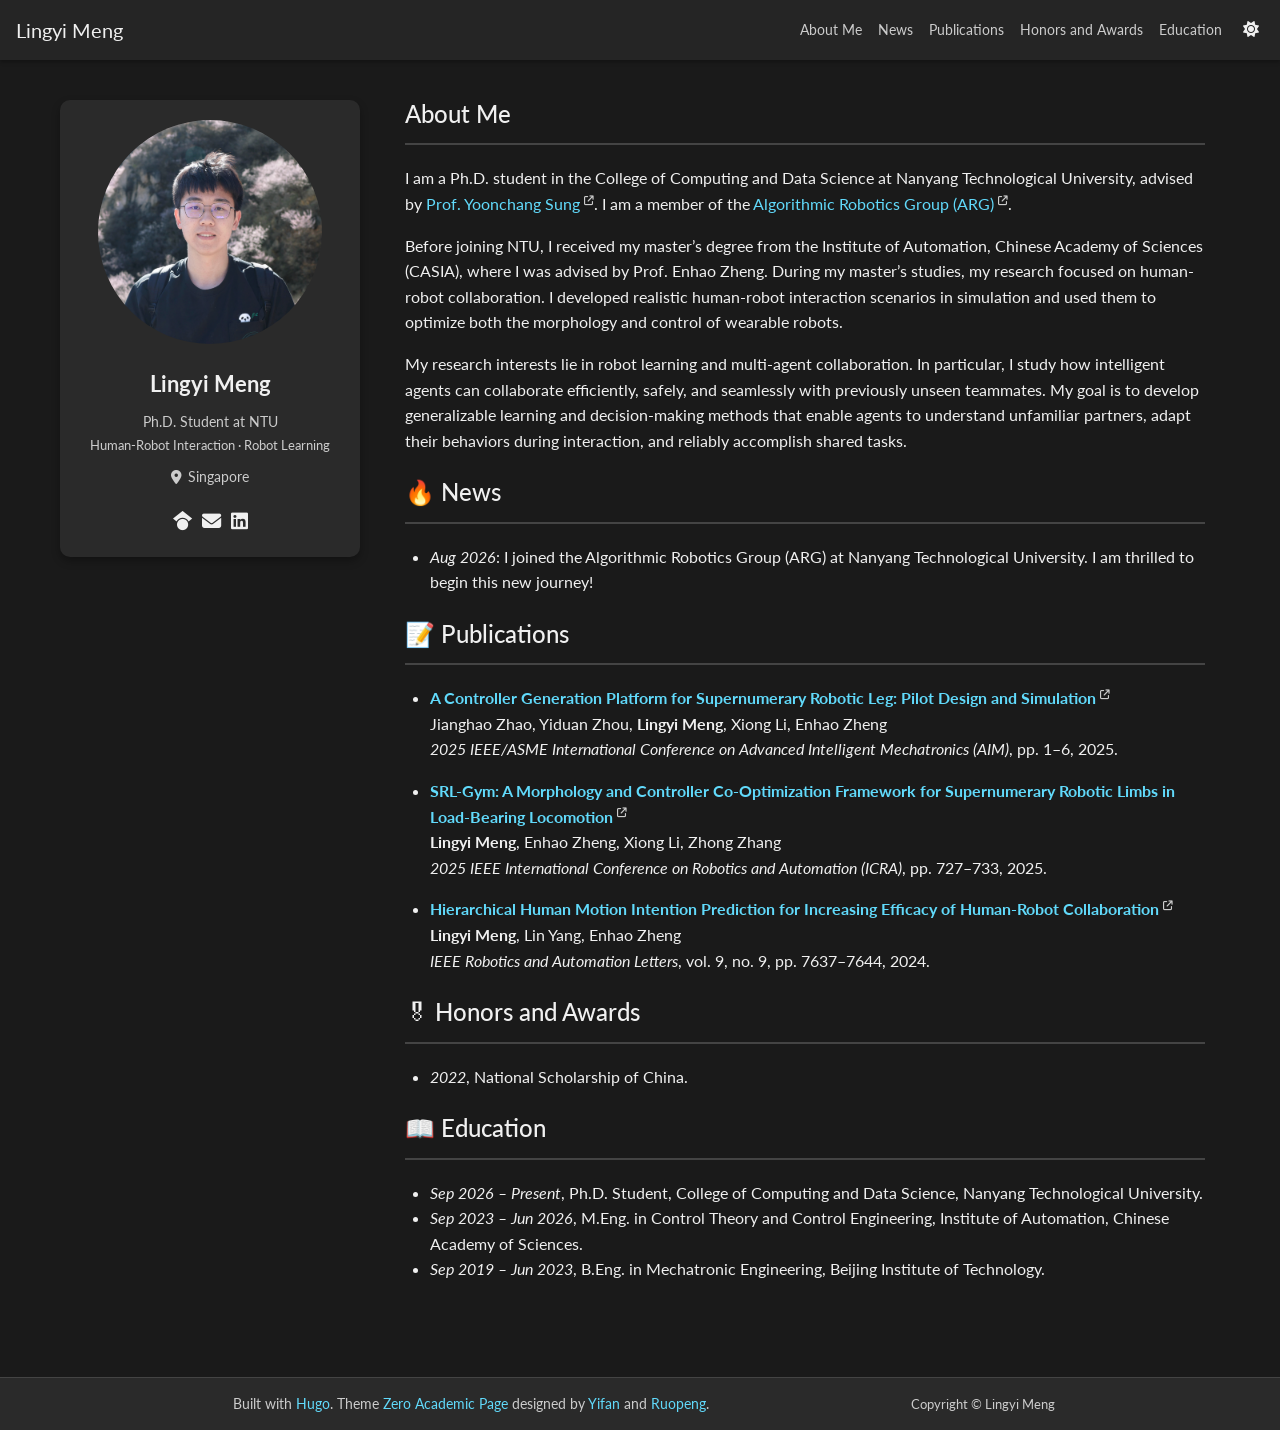
<file: index.html>
<!doctype html><html lang=en><head><meta name=generator content="Hugo 0.167.0"><meta charset=UTF-8><meta name=viewport content="width=device-width,initial-scale=1"><title>Lingyi Meng</title><meta name=description content="Lingyi Meng is a Ph.D. student at Nanyang Technological University whose research focuses on robot learning and multi-agent collaboration."><meta name=author content="Lingyi Meng"><meta property="og:type" content="website"><meta property="og:url" content="https://easymmmm.github.io/"><meta property="og:title" content="Lingyi Meng"><meta property="og:description" content="Lingyi Meng is a Ph.D. student at Nanyang Technological University whose research focuses on robot learning and multi-agent collaboration."><meta property="og:image" content="/images/profile_mly.jpeg"><meta name=twitter:card content="summary_large_image"><meta name=twitter:title content="Lingyi Meng"><meta name=twitter:description content="Lingyi Meng is a Ph.D. student at Nanyang Technological University whose research focuses on robot learning and multi-agent collaboration."><meta name=twitter:image content="/images/profile_mly.jpeg"><link rel=canonical href=https://easymmmm.github.io/><link rel=icon href=/favicon.svg><link rel=stylesheet href=/css/main.min.css><script src=/js/main.min.js defer></script><link rel=stylesheet href=https://cdnjs.cloudflare.com/ajax/libs/font-awesome/6.7.2/css/all.min.css><link href="https://fonts.googleapis.com/css2?family=Lato:ital,wght@0,100;0,300;0,400;0,700;0,900;1,100;1,300;1,400;1,700;1,900&display=swap" rel=stylesheet></head><body class=dark-mode><header class=navbar><div class=navbar-start><a href=https://easymmmm.github.io/>Lingyi Meng</a></div><div class="navbar-center hide-in-mobile"><div class=nav-links><div class=nav-item><a href=#about-me class=nav-link>About Me</a></div><div class=nav-item><a href=#news class=nav-link>News</a></div><div class=nav-item><a href=#publications class=nav-link>Publications</a></div><div class=nav-item><a href=#honors-and-awards class=nav-link>Honors and Awards</a></div><div class=nav-item><a href=#education class=nav-link>Education</a></div></div></div><div class=navbar-end><div class=theme-toggle><button id=theme-toggle-btn aria-label="Toggle dark mode">
<i class="fas fa-moon dark-icon"></i>
<i class="fas fa-sun light-icon"></i></button></div><button type=button id=toggle-navbar-button class="toggle-navbar-button hide-in-desktop" aria-label="Toggle Navbar" aria-expanded=false aria-controls=navscreen onclick=toggleNavbar()>
<span><span class=top></span>
<span class=middle></span>
<span class=bottom></span></span></button></div></header><div id=navscreen class="navscreen hide-in-desktop"><div class=nav-screen-container><div class=nav-screen-links><div class=nav-links-item><a href=#about-me class=nav-link>About Me</a></div><div class=nav-links-item><a href=#news class=nav-link>News</a></div><div class=nav-links-item><a href=#publications class=nav-link>Publications</a></div><div class=nav-links-item><a href=#honors-and-awards class=nav-link>Honors and Awards</a></div><div class=nav-links-item><a href=#education class=nav-link>Education</a></div></div></div><div class=profile-container><div class=profile-image><img src=/images/profile_mly.jpeg alt="Lingyi Meng" class=rounded-avatar></div><div class=profile-name><h2>Lingyi Meng</h2></div><div class=profile-description><p class=profile-position>Ph.D. Student at NTU</p><p class=profile-interests>Human-Robot Interaction · Robot Learning</p></div><div class=profile-location><i class="fas fa-location-dot" aria-hidden=true></i>
<span>Singapore</span></div><div class=social-links><a href="https://scholar.google.com/citations?user=0T4Pkv8AAAAJ" target=_blank rel="noopener noreferrer" class=social-icon aria-label="Google Scholar" title="Google Scholar"><i class="fab fa-google-scholar" aria-hidden=true></i>
</a><a href=mailto:meng0109@e.ntu.edu.sg target=_blank rel="noopener noreferrer" class=social-icon aria-label=Email title=Email><i class="fas fa-envelope" aria-hidden=true></i>
</a><a href=https://www.linkedin.com/in/lingyi-meng-096788373/ target=_blank rel="noopener noreferrer" class=social-icon aria-label=LinkedIn title=LinkedIn><i class="fab fa-linkedin" aria-hidden=true></i></a></div></div></div><div class=container><aside class="profile-card hide-in-mobile"><div class=profile-container><div class=profile-image><img src=/images/profile_mly.jpeg alt="Lingyi Meng" class=rounded-avatar></div><div class=profile-name><h2>Lingyi Meng</h2></div><div class=profile-description><p class=profile-position>Ph.D. Student at NTU</p><p class=profile-interests>Human-Robot Interaction · Robot Learning</p></div><div class=profile-location><i class="fas fa-location-dot" aria-hidden=true></i>
<span>Singapore</span></div><div class=social-links><a href="https://scholar.google.com/citations?user=0T4Pkv8AAAAJ" target=_blank rel="noopener noreferrer" class=social-icon aria-label="Google Scholar" title="Google Scholar"><i class="fab fa-google-scholar" aria-hidden=true></i>
</a><a href=mailto:meng0109@e.ntu.edu.sg target=_blank rel="noopener noreferrer" class=social-icon aria-label=Email title=Email><i class="fas fa-envelope" aria-hidden=true></i>
</a><a href=https://www.linkedin.com/in/lingyi-meng-096788373/ target=_blank rel="noopener noreferrer" class=social-icon aria-label=LinkedIn title=LinkedIn><i class="fab fa-linkedin" aria-hidden=true></i></a></div></div></aside><main class=main-content><article class="single-page home-page"><h1 id=about-me>About Me</h1><p>I am a Ph.D. student in the College of Computing and Data Science at Nanyang Technological University, advised by <a href=https://yoonchangsung.com/>Prof. Yoonchang Sung</a>. I am a member of the <a href=https://algrobogroup.github.io/>Algorithmic Robotics Group (ARG)</a>.</p><p>Before joining NTU, I received my master&rsquo;s degree from the Institute of Automation, Chinese Academy of Sciences (CASIA), where I was advised by Prof. Enhao Zheng. During my master&rsquo;s studies, my research focused on human-robot collaboration. I developed realistic human-robot interaction scenarios in simulation and used them to optimize both the morphology and control of wearable robots.</p><p>My research interests lie in robot learning and multi-agent collaboration. In particular, I study how intelligent agents can collaborate efficiently, safely, and seamlessly with previously unseen teammates. My goal is to develop generalizable learning and decision-making methods that enable agents to understand unfamiliar partners, adapt their behaviors during interaction, and reliably accomplish shared tasks.</p><h1 id=news>🔥 News</h1><ul><li><em>Aug 2026</em>: I joined the Algorithmic Robotics Group (ARG) at Nanyang Technological University. I am thrilled to begin this new journey!</li></ul><h1 id=publications>📝 Publications</h1><ul><li><p><strong><a href=https://doi.org/10.1109/AIM64088.2025.11175774>A Controller Generation Platform for Supernumerary Robotic Leg: Pilot Design and Simulation</a></strong><br>Jianghao Zhao, Yiduan Zhou, <strong>Lingyi Meng</strong>, Xiong Li, Enhao Zheng<br><em>2025 IEEE/ASME International Conference on Advanced Intelligent Mechatronics (AIM)</em>, pp. 1–6, 2025.</p></li><li><p><strong><a href=https://doi.org/10.1109/ICRA55743.2025.11128597>SRL-Gym: A Morphology and Controller Co-Optimization Framework for Supernumerary Robotic Limbs in Load-Bearing Locomotion</a></strong><br><strong>Lingyi Meng</strong>, Enhao Zheng, Xiong Li, Zhong Zhang<br><em>2025 IEEE International Conference on Robotics and Automation (ICRA)</em>, pp. 727–733, 2025.</p></li><li><p><strong><a href=https://doi.org/10.1109/LRA.2024.3430131>Hierarchical Human Motion Intention Prediction for Increasing Efficacy of Human-Robot Collaboration</a></strong><br><strong>Lingyi Meng</strong>, Lin Yang, Enhao Zheng<br><em>IEEE Robotics and Automation Letters</em>, vol. 9, no. 9, pp. 7637–7644, 2024.</p></li></ul><h1 id=honors-and-awards>🎖 Honors and Awards</h1><ul><li><em>2022</em>, National Scholarship of China.</li></ul><h1 id=education>📖 Education</h1><ul><li><em>Sep 2026 – Present</em>, Ph.D. Student, College of Computing and Data Science, Nanyang Technological University.</li><li><em>Sep 2023 – Jun 2026</em>, M.Eng. in Control Theory and Control Engineering, Institute of Automation, Chinese Academy of Sciences.</li><li><em>Sep 2019 – Jun 2023</em>, B.Eng. in Mechatronic Engineering, Beijing Institute of Technology.</li></ul></article></main></div><footer class=footer><div class=footer-content>Built with <a href=https://gohugo.io>Hugo</a>. Theme <a href=https://github.com/geekifan/zero-academic-page>Zero Academic Page</a> designed by <a href=https://github.com/geekifan>Yifan</a> and <a href=https://github.com/HELLORPG>Ruopeng</a>.</div><div class=copyright>Copyright © Lingyi Meng</div></footer></body></html>
</file>
